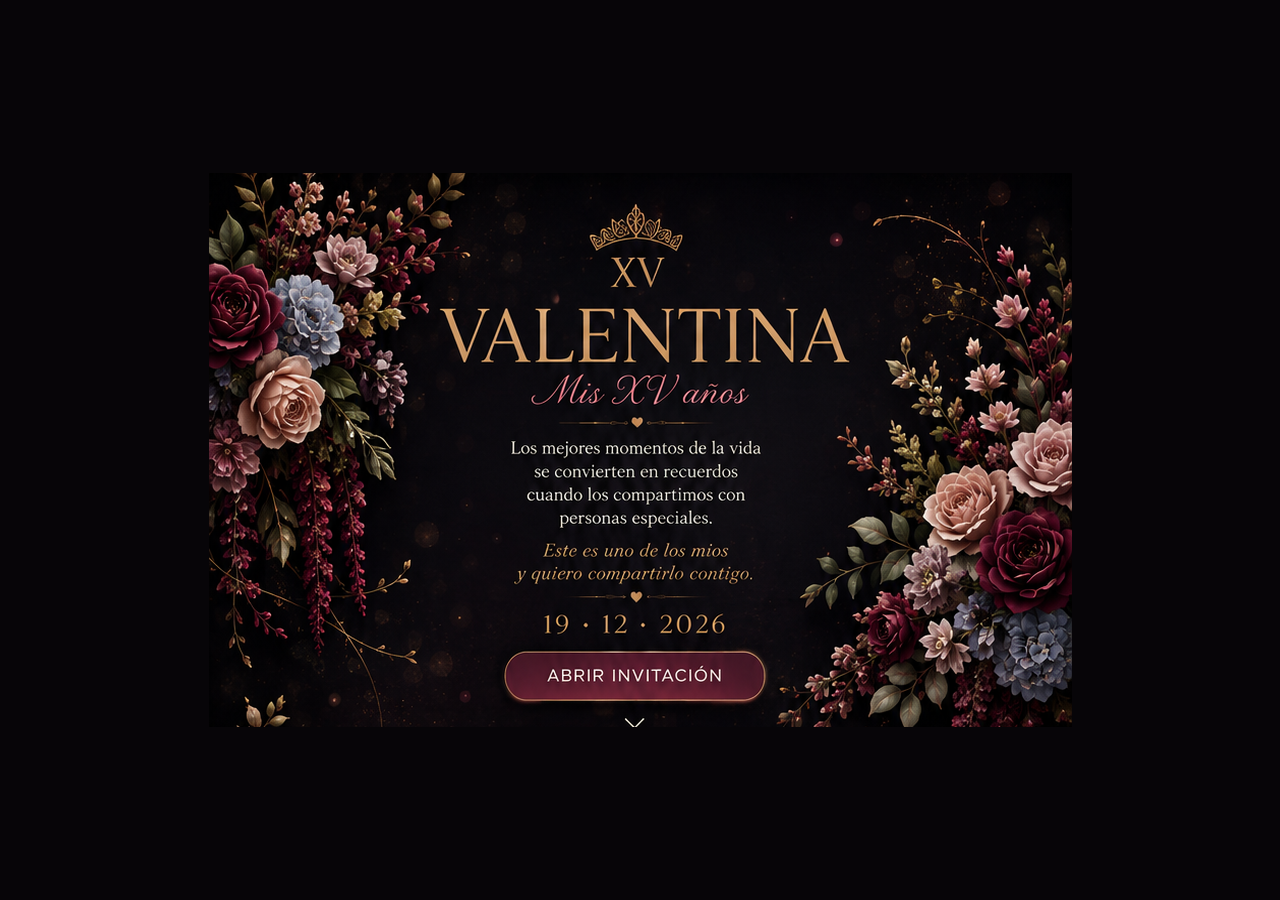
<file: index.html>
<!doctype html><html lang="es"><head><meta charset="utf-8"><meta name="viewport" content="width=device-width,initial-scale=1,viewport-fit=cover"><title>XV Valentina</title></head><body><script>location.replace('./invite.html?name=Teresa%20Mart%C3%ADnez&max=4&id=teresa-martinez')</script></body></html>
</file>
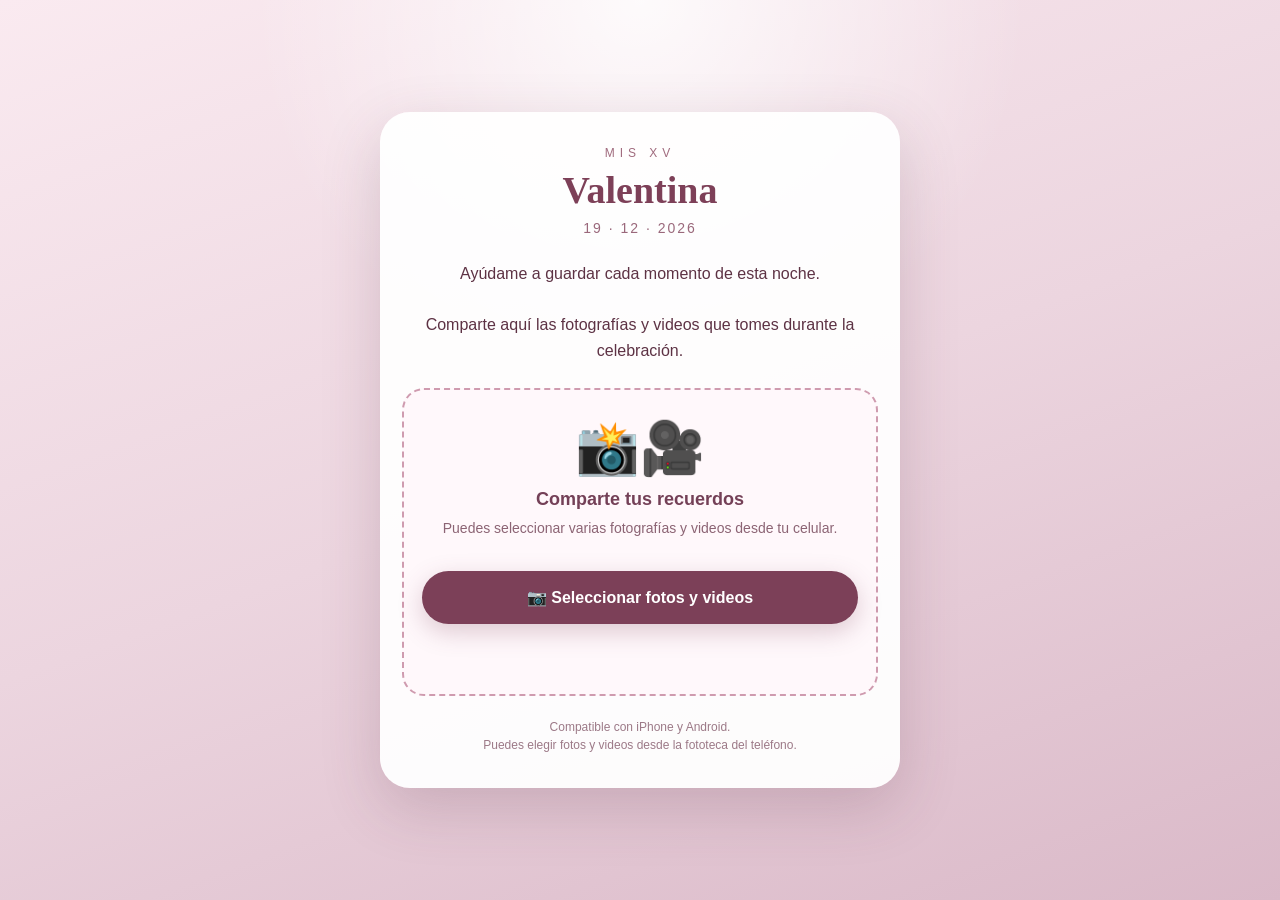
<file: fotos/index.html>
<!DOCTYPE html>
<html lang="es">
<head>
  <meta charset="UTF-8">

  <meta
    name="viewport"
    content="width=device-width, initial-scale=1.0, viewport-fit=cover"
  >

  <meta name="apple-mobile-web-app-capable" content="yes">

  <title>Comparte tus fotos y videos | XV Valentina</title>

  <script
    src="https://upload-widget.cloudinary.com/global/all.js"
    type="text/javascript">
  </script>

  <style>
    * {
      box-sizing: border-box;
      -webkit-tap-highlight-color: transparent;
    }

    body {
      margin: 0;
      min-height: 100vh;

      font-family:
        -apple-system,
        BlinkMacSystemFont,
        "Segoe UI",
        Arial,
        sans-serif;

      background:
        radial-gradient(
          circle at top,
          rgba(255,255,255,.85),
          transparent 35%
        ),
        linear-gradient(
          160deg,
          #faeaf0,
          #ecd5df,
          #dab9c8
        );

      color: #5d3244;

      display: flex;
      justify-content: center;
      align-items: center;

      padding: 22px;
    }

    .card {
      width: 100%;
      max-width: 520px;

      background: rgba(255,255,255,.94);

      border-radius: 30px;

      padding: 34px 22px;

      text-align: center;

      box-shadow:
        0 20px 60px rgba(90,50,70,.20);
    }

    .small {
      text-transform: uppercase;
      letter-spacing: 5px;

      color: #a06b7e;

      font-size: 12px;

      margin-bottom: 8px;
    }

    h1 {
      font-family: Georgia, serif;

      font-size: 38px;

      color: #7d4058;

      margin: 5px 0;
    }

    .date {
      color: #9a687b;

      margin-top: 8px;
      margin-bottom: 25px;

      font-size: 14px;

      letter-spacing: 2px;
    }

    .intro {
      line-height: 1.6;

      font-size: 16px;

      margin-bottom: 25px;
    }

    .upload-box {
      background: #fff8fb;

      border: 2px dashed #cf9baf;

      border-radius: 22px;

      padding: 28px 18px;
    }

    .upload-icon {
      font-size: 52px;

      margin-bottom: 10px;
    }

    .upload-title {
      font-size: 18px;

      font-weight: 700;

      color: #744057;

      margin-bottom: 8px;
    }

    .upload-description {
      font-size: 14px;

      line-height: 1.5;

      color: #8c6474;

      margin-bottom: 20px;
    }

    button {
      border: none;

      width: 100%;

      padding: 17px 20px;

      border-radius: 50px;

      font-size: 16px;

      font-weight: 700;

      cursor: pointer;

      margin-top: 12px;
    }

    .primary {
      background: #7c4058;

      color: white;

      box-shadow:
        0 8px 24px rgba(124,64,88,.25);
    }

    .secondary {
      background: #f1dae4;

      color: #70384f;
    }

    .status {
      margin-top: 18px;

      font-size: 14px;

      line-height: 1.5;

      min-height: 24px;
    }

    .ok {
      color: #52775c;
    }

    .error {
      color: #a13e4a;
    }

    .info {
      color: #805065;
    }

    .counter {
      margin-top: 14px;

      font-size: 15px;

      font-weight: 600;

      color: #805065;
    }

    .nota {
      font-size: 12px;

      color: #9c7987;

      margin-top: 22px;

      line-height: 1.5;
    }

    .success {
      display: none;

      padding: 10px 0;
    }

    .success-icon {
      font-size: 60px;
    }

    .success h2 {
      font-family: Georgia, serif;

      color: #7c4058;

      font-size: 32px;

      margin-bottom: 10px;
    }

    .success p {
      line-height: 1.6;
    }
  </style>
</head>

<body>

  <main class="card">

    <section id="uploadSection">

      <div class="small">
        Mis XV
      </div>

      <h1>
        Valentina
      </h1>

      <div class="date">
        19 · 12 · 2026
      </div>

      <p class="intro">

        Ayúdame a guardar cada momento de esta noche.

        <br><br>

        Comparte aquí las fotografías y videos
        que tomes durante la celebración.

      </p>

      <div class="upload-box">

        <div class="upload-icon">
          📸🎥
        </div>

        <div class="upload-title">
          Comparte tus recuerdos
        </div>

        <div class="upload-description">

          Puedes seleccionar varias fotografías
          y videos desde tu celular.

        </div>

        <button
          id="abrirWidget"
          class="primary"
        >

          📷 Seleccionar fotos y videos

        </button>

        <div
          id="contador"
          class="counter"
        ></div>

        <div
          id="estado"
          class="status info"
        ></div>

      </div>

      <div class="nota">

        Compatible con iPhone y Android.

        <br>

        Puedes elegir fotos y videos desde la fototeca del teléfono.

      </div>

    </section>


    <section
      id="successSection"
      class="success"
    >

      <div class="success-icon">
        💗
      </div>

      <h2>
        ¡Gracias!
      </h2>

      <p>

        Tus recuerdos fueron guardados correctamente.

      </p>

      <p>

        Gracias por ayudarme a conservar
        este día tan especial.

      </p>

      <button
        id="subirMas"
        class="secondary"
      >

        📷 Compartir más recuerdos

      </button>

    </section>

  </main>


<script>

  const CLOUD_NAME = "wbidq4yy";

  const UPLOAD_PRESET = "fotos_valentina_15";


  const boton =
    document.getElementById("abrirWidget");

  const botonMas =
    document.getElementById("subirMas");

  const estado =
    document.getElementById("estado");

  const contador =
    document.getElementById("contador");

  const uploadSection =
    document.getElementById("uploadSection");

  const successSection =
    document.getElementById("successSection");


  let archivosSubidos = 0;

  let errores = 0;


  const widget = cloudinary.createUploadWidget(

    {

      cloudName: CLOUD_NAME,

      uploadPreset: UPLOAD_PRESET,


      /* =====================================
         FOTOS + VIDEOS
      ===================================== */

      resourceType: "auto",


      /* =====================================
         FUENTES
      ===================================== */

      sources: [
        "local",
        "camera"
      ],

      defaultSource: "local",


      /* =====================================
         MÚLTIPLES ARCHIVOS
      ===================================== */

      multiple: true,

      maxFiles: 20,


      /* =====================================
         FORMATOS PERMITIDOS
      ===================================== */

      clientAllowedFormats: [
        "image",
        "video"
      ],


      /* =====================================
         TAMAÑOS MÁXIMOS
      ===================================== */

      maxImageFileSize:
        25 * 1024 * 1024,

      maxVideoFileSize:
        100 * 1024 * 1024,


      /* =====================================
         INTERFAZ
      ===================================== */

      showAdvancedOptions: false,

      showCompletedButton: true,

      showUploadMoreButton: true,

      singleUploadAutoClose: false,

      autoMinimize: false,

      cropping: false,


      /* =====================================
         IDIOMA
      ===================================== */

      language: "es",


      /* =====================================
         COLORES DEL WIDGET
      ===================================== */

      styles: {

        palette: {

          window: "#FFFFFF",

          windowBorder: "#D7A9BA",

          tabIcon: "#7C4058",

          menuIcons: "#7C4058",

          textDark: "#5D3244",

          textLight: "#FFFFFF",

          link: "#7C4058",

          action: "#7C4058",

          inactiveTabIcon: "#B79AAA",

          error: "#C44757",

          inProgress: "#9B667A",

          complete: "#52775C",

          sourceBg: "#FFF8FB"

        },

        fonts: {

          default: null

        }

      }

    },


    function(error, result) {


      if (error) {

        console.error(
          "Cloudinary Widget:",
          error
        );

        estado.className =
          "status error";

        estado.innerHTML =
          "⚠️ Ocurrió un problema al abrir o usar la galería.";

        return;

      }


      if (!result) {
        return;
      }


      console.log(
        "Evento Cloudinary:",
        result.event,
        result.info
      );


      /* =====================================
         COMIENZA UNA NUEVA SUBIDA
      ===================================== */

      if (
        result.event === "queues-start"
      ) {

        archivosSubidos = 0;

        errores = 0;

        contador.innerHTML =
          "";

        estado.className =
          "status info";

        estado.innerHTML =
          "📤 Subiendo tus recuerdos...";

      }


      /* =====================================
         ARCHIVO SUBIDO CORRECTAMENTE
      ===================================== */

      if (
        result.event === "success"
      ) {

        archivosSubidos++;

        contador.innerHTML =
          archivosSubidos === 1
            ? "✅ 1 archivo guardado"
            : `✅ ${archivosSubidos} archivos guardados`;

        estado.className =
          "status info";

        estado.innerHTML =
          "Continuando con la carga...";

      }


      /* =====================================
         ERROR DE ARCHIVO
      ===================================== */

      if (
        result.event === "upload-error"
      ) {

        errores++;

        estado.className =
          "status error";

        estado.innerHTML =
          "⚠️ Uno de los archivos no pudo cargarse.";

      }


      /* =====================================
         FINALIZÓ TODA LA COLA
      ===================================== */

      if (
        result.event === "queues-end"
      ) {

        if (
          archivosSubidos > 0 &&
          errores === 0
        ) {

          estado.className =
            "status ok";

          estado.innerHTML =
            `✅ ${archivosSubidos}
             ${
               archivosSubidos === 1
               ? "archivo guardado correctamente."
               : "archivos guardados correctamente."
             }`;

        }

        else if (
          archivosSubidos > 0 &&
          errores > 0
        ) {

          estado.className =
            "status error";

          estado.innerHTML =
            `✅ ${archivosSubidos} guardados.
             <br>
             ⚠️ ${errores} no pudieron cargarse.`;

        }

      }


      /* =====================================
         USUARIO TERMINÓ / CERRÓ
      ===================================== */

      if (
        result.event === "close"
      ) {

        if (
          archivosSubidos > 0 &&
          errores === 0
        ) {

          uploadSection.style.display =
            "none";

          successSection.style.display =
            "block";

        }

      }

    }

  );


  /* =====================================
     ABRIR CLOUDINARY
  ===================================== */

  boton.addEventListener(
    "click",
    function() {

      estado.innerHTML =
        "";

      contador.innerHTML =
        "";

      archivosSubidos = 0;

      errores = 0;

      widget.open();

    }
  );


  /* =====================================
     SUBIR MÁS
  ===================================== */

  botonMas.addEventListener(
    "click",
    function() {

      successSection.style.display =
        "none";

      uploadSection.style.display =
        "block";

      estado.innerHTML =
        "";

      contador.innerHTML =
        "";

      archivosSubidos = 0;

      errores = 0;

      widget.open();

    }
  );

</script>

</body>
</html>
</file>
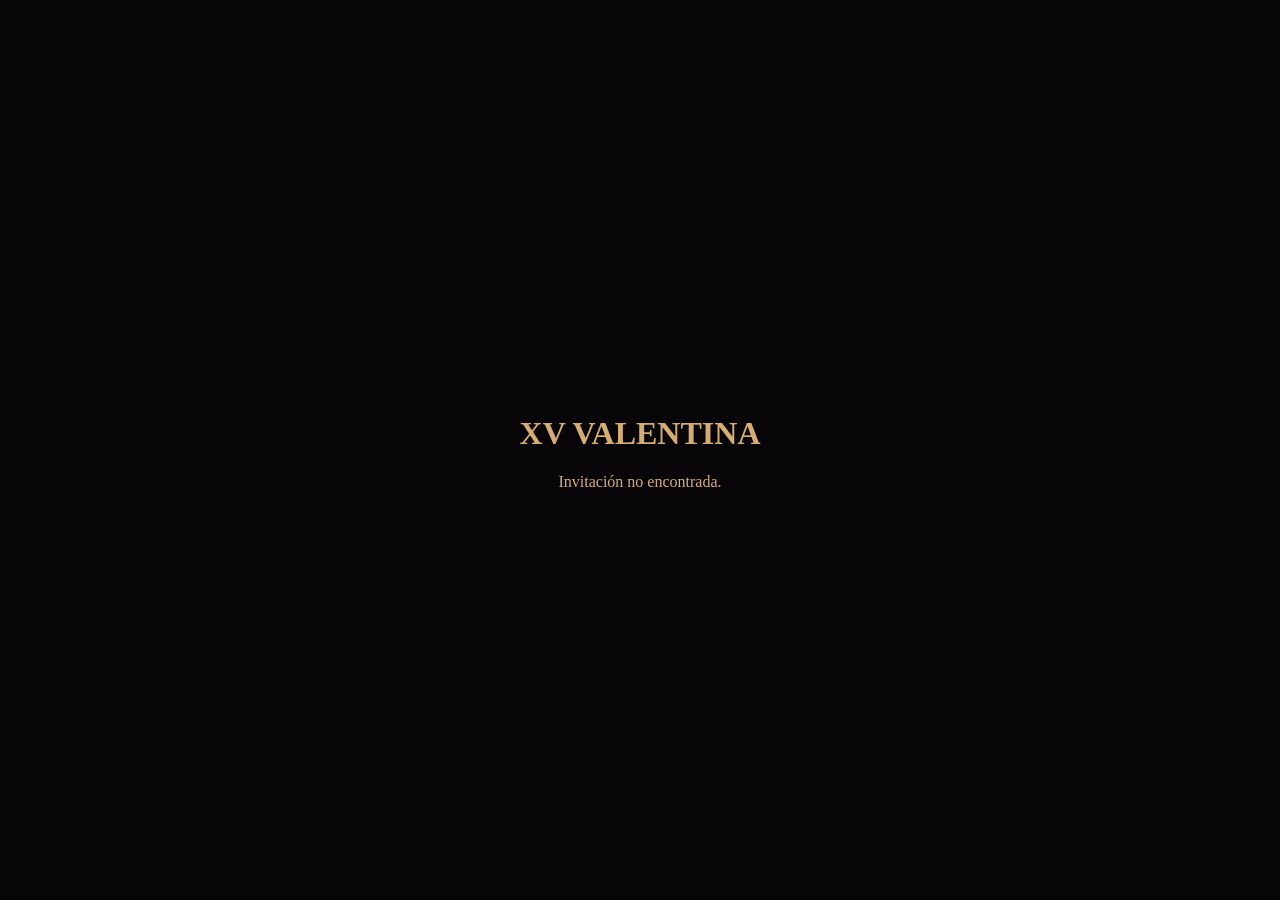
<file: i/index.html>
<!doctype html><html lang="es"><head><meta charset="utf-8"><meta name="viewport" content="width=device-width,initial-scale=1"><title>XV Valentina</title><meta name="robots" content="noindex"></head><body style="margin:0;background:#070508"><script>
const guests={
ka:['Karen Lares',4,'karen-lares'],
se:['Selene Lares',2,'selene-lares'],
kl:['Karla Lares',3,'karla-lares'],
gu:['Gustavo Lares',2,'gustavo-lares'],
va:['Valeria Lares',3,'valeria-lares'],
sc:['Scarlett Bonilla',0,'scarlett-bonilla'],
ca:['Catalina Leal',0,'catalina-leal'],
br:['Britany Lopez',0,'britany-lopez'],
al:['Alejandra Rodriguez',0,'alejandra-rodriguez'],
ur:['Uriel Mercado',0,'uriel-mercado'],
fm:['Familia Meza',5,'familia-meza'],
lo:['Lore Martinez',0,'lore-martinez'],
ma:['Mary Martinez',0,'mary-martinez'],
am:['Ale Martinez',0,'ale-martinez'],
kb:['Karla Barrientos',1,'karla-barrientos'],
db:['Dayana Barron',4,'dayana-barron'],
ah:['Andrea Hernandez',2,'andrea-hernandez'],
ms:['Marlon Salas',1,'marlon-salas'],
hd:['Alondra Hdz',2,'alondra-hdz'],
js:['Jesus Simenta',1,'jesus-simenta'],
lv:['Lore Vazquez',0,'lore-vazquez'],
kf:['Kory Figueroa',0,'kory-figueroa'],
dg:['Delia Gurrola',0,'delia-gurrola'],
le:['Lucila Escobedo',0,'lucila-escobedo'],
mg:['Maria Graciela Garcia Del Campo',0,'maria-graciela-garcia-del-campo'],
mt:['Maria Teresa Martinez Welsh',0,'maria-teresa-martinez-welsh']
};
const code=(location.search.slice(1).split('&')[0]||'').toLowerCase();
const g=guests[code];
if(g){location.replace('../invite.html?name='+encodeURIComponent(g[0])+'&max='+g[1]+'&id='+encodeURIComponent(g[2]));}
else{document.body.innerHTML='<div style="min-height:100vh;display:grid;place-items:center;color:#d5ad72;font-family:Georgia,serif;text-align:center"><div><h1>XV VALENTINA</h1><p>Invitación no encontrada.</p></div></div>'}
</script></body></html>
</file>
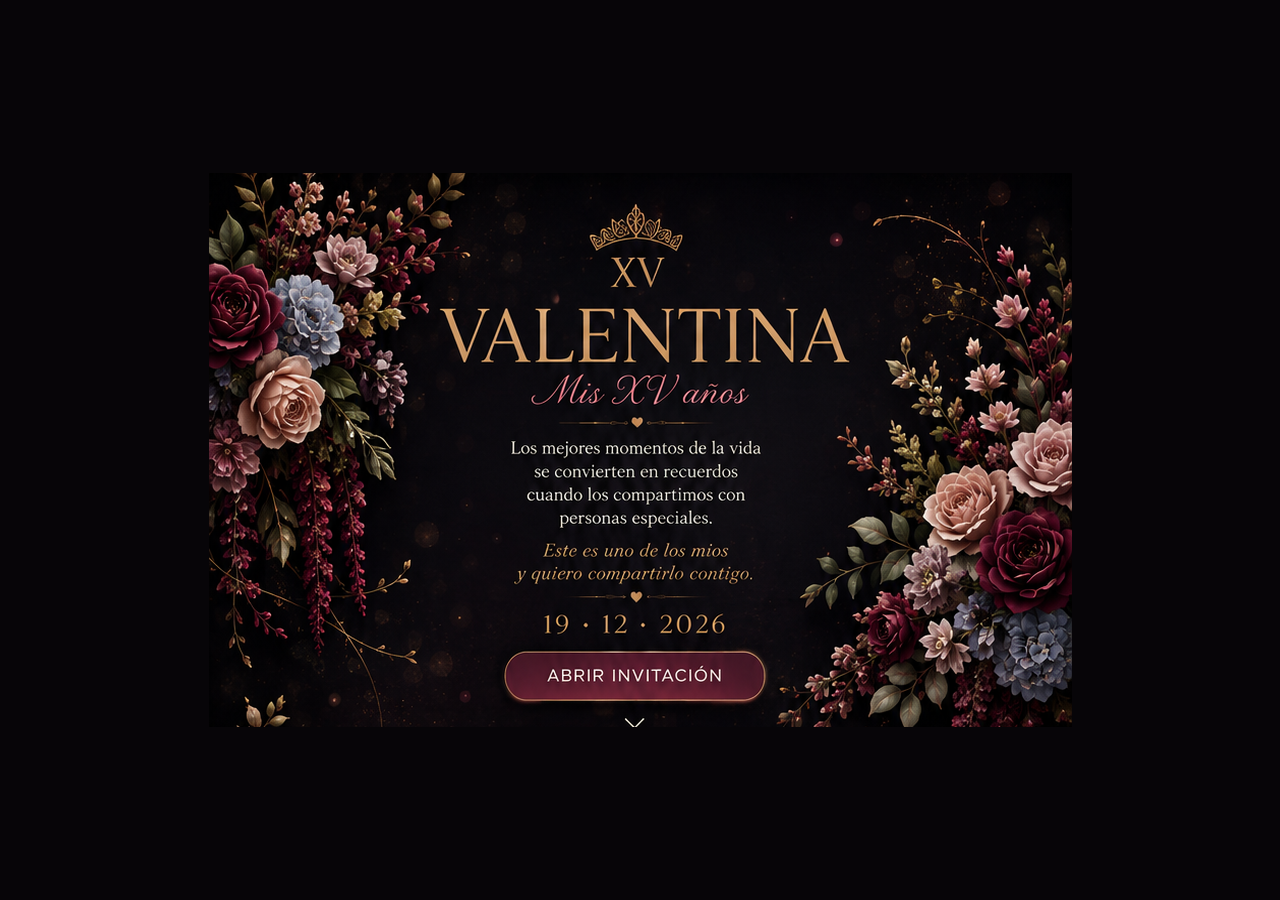
<file: gustavo.html>
<!doctype html><meta charset="utf-8"><meta name="viewport" content="width=device-width,initial-scale=1"><title>Gustavo · XV Valentina</title><script>location.replace('./?guest=gustavo')</script><p>Abriendo invitación…</p>
</file>
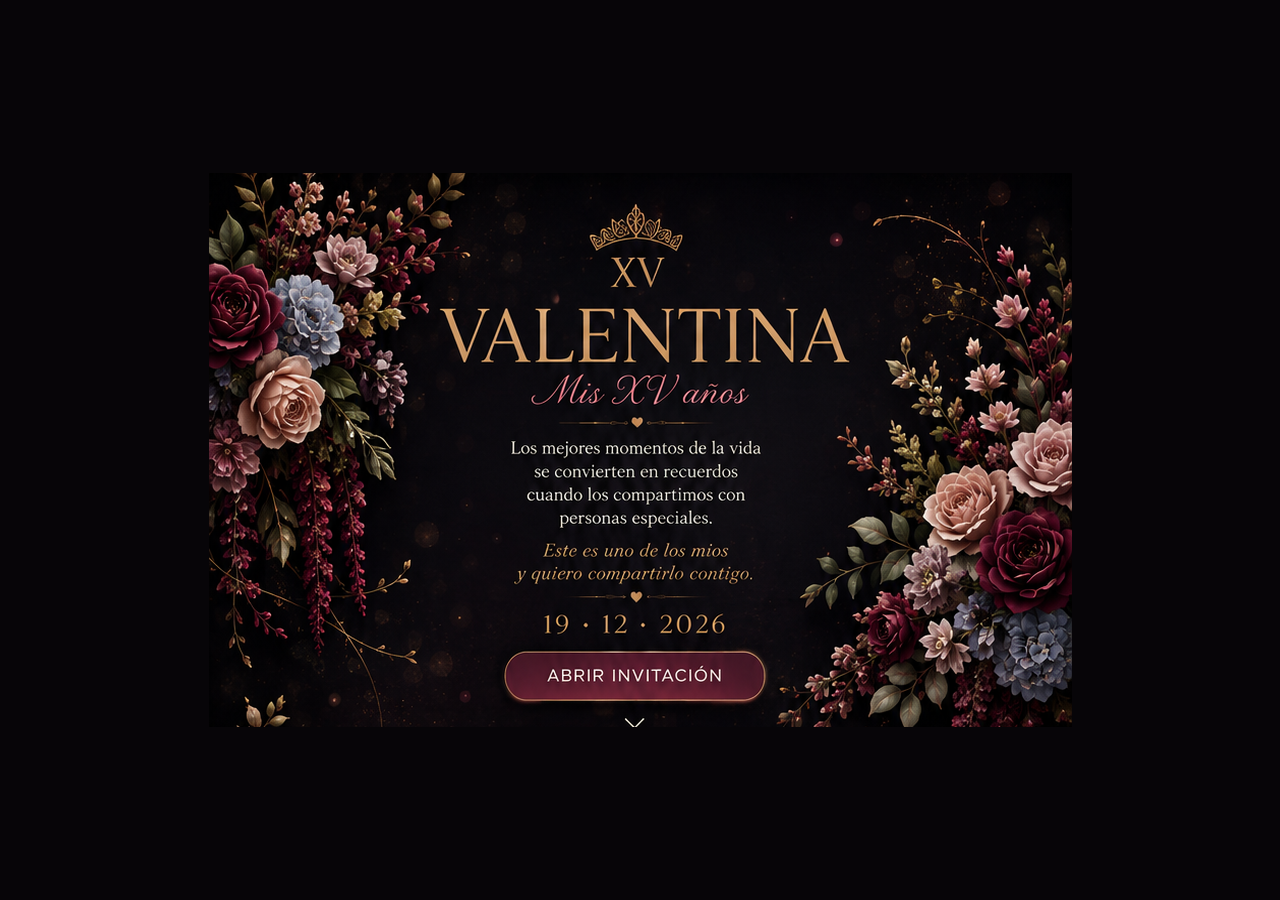
<file: invite.html>
<!doctype html>
<html lang="es">
<head>
<meta charset="utf-8">
<meta name="viewport" content="width=device-width,initial-scale=1,viewport-fit=cover">
<meta name="theme-color" content="#070508">
<title>XV Valentina</title>
<style>
*{box-sizing:border-box}html{scroll-behavior:smooth}body{margin:0;background:#070508;color:#fff8f3;font-family:Georgia,"Times New Roman",serif}.app{width:100%;min-height:100vh}.screen{display:flex;justify-content:center;background:#070508}.cover{min-height:100svh;align-items:center}.art{position:relative;width:min(100%,863px);margin:0 auto}.art>img{display:block;width:100%;height:auto}.main{display:none}.main.open{display:block}.cover-hotspot{position:absolute;left:32.5%;top:82.5%;width:35%;height:9%;border:0;background:transparent;cursor:pointer;font-size:0;z-index:7}.cover-hotspot:focus-visible{outline:3px solid #d5ad72;border-radius:999px}.art>img.reception-band{position:absolute;left:-.4%;top:13.7%;width:100.8%;height:17.15%;object-fit:fill;z-index:4;pointer-events:none}.maps-hotspot{position:absolute;left:25.7%;top:24.1%;width:23.3%;height:4.8%;border:0;background:transparent;cursor:pointer;z-index:7}.count-value{position:absolute;top:5.2%;width:12%;height:4.8%;display:flex;align-items:center;justify-content:center;background:#481327;color:#d7ad73;font-size:clamp(18px,4.4vw,38px);line-height:1;z-index:6}.count-value.d{left:18.5%}.count-value.h{left:34.5%}.count-value.m{left:50.5%}.count-value.s{left:66.5%}.rsvp-overlay{position:absolute;left:44.0%;top:71.9%;width:54.0%;height:21.0%;padding:1.35% 1.55%;background:#08070a;border:1px solid rgba(213,173,114,.32);border-radius:12px;z-index:8;box-shadow:0 8px 22px #0009;overflow:hidden}.guest-line{font-size:clamp(10px,1.65vw,15px);margin:0 0 1.8%;white-space:nowrap;overflow:hidden;text-overflow:ellipsis}.guest-line b{color:#ef91a5}.choice-row{display:flex;gap:2%;margin-bottom:2%}.choice{flex:1;border:1px solid #d5ad72;border-radius:999px;padding:2.15% 2%;font:700 clamp(8px,1.25vw,12px) Arial,sans-serif;color:#fff;background:linear-gradient(180deg,#8e2d4b,#681d39);cursor:pointer}.choice.secondary{background:#111014;color:#ef9cad}.choice.active{box-shadow:0 0 0 2px #d5ad72 inset}.comp-label{font:clamp(8px,1.15vw,11px) Arial,sans-serif;margin:1.3% 0 .8%}.nums{display:flex;gap:2%;flex-wrap:nowrap;margin-bottom:1.45%}.num{width:11.5%;aspect-ratio:1;border:1px solid #d5ad72;border-radius:50%;background:#0d0c0f;color:white;padding:0;font:700 clamp(8px,1.2vw,12px) Arial,sans-serif;cursor:pointer}.num.on{background:#8e2d4b}.save{width:100%;border:0;border-radius:999px;padding:2.35% 2%;background:linear-gradient(180deg,#c99c63,#9f713c);color:#fff;font:700 clamp(8px,1.25vw,12px) Arial,sans-serif;cursor:pointer}.status{min-height:1em;margin:.75% 0 0;color:#d5ad72;font:clamp(7px,1.05vw,10px) Arial,sans-serif;text-align:center}.top{position:fixed;z-index:20;right:max(10px,env(safe-area-inset-right));bottom:max(10px,env(safe-area-inset-bottom));width:45px;height:45px;border-radius:50%;border:1px solid #d5ad72;color:#fff;background:rgba(83,25,48,.96);box-shadow:0 5px 20px #0007;font-size:20px}.hidden{display:none!important}@media(max-width:520px){.art>img.reception-band{left:-.6%;top:13.55%;width:101.2%;height:17.4%}.maps-hotspot{left:25.2%;top:24.0%;width:24%;height:5%}.rsvp-overlay{left:43.5%;width:54.8%;top:71.8%;height:21.2%;padding:1.3%;border-radius:9px}.choice{font-size:7.4px}.guest-line{font-size:8.7px}.save{font-size:7.3px}}
</style>
</head>
<body>
<div class="app">
  <section id="cover" class="screen cover">
    <div class="art">
      <img src="./pantalla-1-portada-valentina.png" alt="Portada XV Valentina">
      <button id="open" class="cover-hotspot" aria-label="Abrir invitación">Abrir invitación</button>
    </div>
  </section>
  <main id="main" class="main">
    <section class="screen">
      <div class="art">
        <img src="./pantalla-2-invitacion-valentina.png" alt="Invitación XV Valentina">
        <img class="reception-band" src="./recepcion-hora-2030.png" alt="Recepción Salón Monarca, hora 20:30 hrs">
        <div id="days" class="count-value d">0</div><div id="hours" class="count-value h">0</div><div id="minutes" class="count-value m">0</div><div id="seconds" class="count-value s">0</div>
        <a class="maps-hotspot" target="_blank" rel="noopener" aria-label="Cómo llegar" href="https://www.google.com/maps/search/?api=1&query=Salon+Monarca+Calle+Madro%C3%B1o+112+Colonia+Quince+de+Mayo+34103+Durango"></a>
        <div class="rsvp-overlay">
          <p class="guest-line">Invitado: <b id="guestName"></b></p>
          <div class="choice-row"><button id="yes" class="choice" type="button">SÍ, ASISTIRÉ</button><button id="no" class="choice secondary" type="button">NO PODRÉ ASISTIR</button></div>
          <div id="companions"><div class="comp-label">Acompañantes que asistirán</div><div id="nums" class="nums"></div></div>
          <button id="save" class="save" type="button">CONFIRMAR ASISTENCIA ♥</button>
          <div id="status" class="status"></div>
        </div>
      </div>
    </section>
  </main>
</div>
<audio id="audio" preload="auto" loop src="./a-thousand-years.mp3"></audio>
<button id="top" class="top hidden" type="button" aria-label="Volver arriba">↑</button>
<script>
const ENDPOINT='https://script.google.com/macros/s/AKfycbwSGMHnGVop1VSEv5VR4BzowXE85E9p4KrGFVtIiRixKaUMaVmSvmntLshMbZkm8aZy0g/exec';
const p=new URLSearchParams(location.search);const name=(p.get('name')||'Invitado').trim();const max=Math.max(0,Math.min(9,parseInt(p.get('max')||'0',10)||0));const gid=(p.get('id')||name.toLowerCase().normalize('NFD').replace(/[\u0300-\u036f]/g,'').replace(/[^a-z0-9]+/g,'-').replace(/^-|-$/g,'')||'invitado');const $=id=>document.getElementById(id);let attendance=null,extra=0;
$('guestName').textContent=name;
for(let n=0;n<=max;n++){const b=document.createElement('button');b.type='button';b.className='num';b.textContent=n;if(n===0)b.classList.add('on');b.onclick=()=>{extra=n;[...$('nums').children].forEach(x=>x.classList.toggle('on',x===b));};$('nums').appendChild(b)}if(max===0)$('companions').classList.add('hidden');
$('open').onclick=async()=>{$('cover').classList.add('hidden');$('main').classList.add('open');$('top').classList.remove('hidden');window.scrollTo(0,0);try{await $('audio').play();}catch(e){}};
$('top').onclick=()=>window.scrollTo({top:0,behavior:'smooth'});
$('yes').onclick=()=>{attendance='Sí';$('yes').classList.add('active');$('no').classList.remove('active');if(max>0)$('companions').classList.remove('hidden');};$('no').onclick=()=>{attendance='No';extra=0;$('no').classList.add('active');$('yes').classList.remove('active');$('companions').classList.add('hidden');};
$('save').onclick=async()=>{if(!attendance){$('status').textContent='Selecciona si asistirás o no.';return;}const data={id:gid,nombre:name,asistencia:attendance,acompanantes:attendance==='Sí'?extra:0};$('save').disabled=true;$('save').textContent='ENVIANDO...';try{await fetch(ENDPOINT,{method:'POST',mode:'no-cors',headers:{'Content-Type':'text/plain;charset=utf-8'},body:JSON.stringify(data)});$('status').textContent=attendance==='Sí'?'¡Gracias por confirmar!':'Gracias por avisarnos.';$('save').textContent='CONFIRMACIÓN ENVIADA ✓';}catch(e){$('status').textContent='No pudimos enviar la confirmación.';$('save').textContent='CONFIRMAR ASISTENCIA ♥';}finally{$('save').disabled=false;}};
const target=new Date('2026-12-19T20:30:00-06:00').getTime();function tick(){const x=Math.max(0,target-Date.now());$('days').textContent=Math.floor(x/86400000);$('hours').textContent=Math.floor((x%86400000)/3600000);$('minutes').textContent=Math.floor((x%3600000)/60000);$('seconds').textContent=Math.floor((x%60000)/1000)}tick();setInterval(tick,1000);
</script>
</body>
</html>
</file>
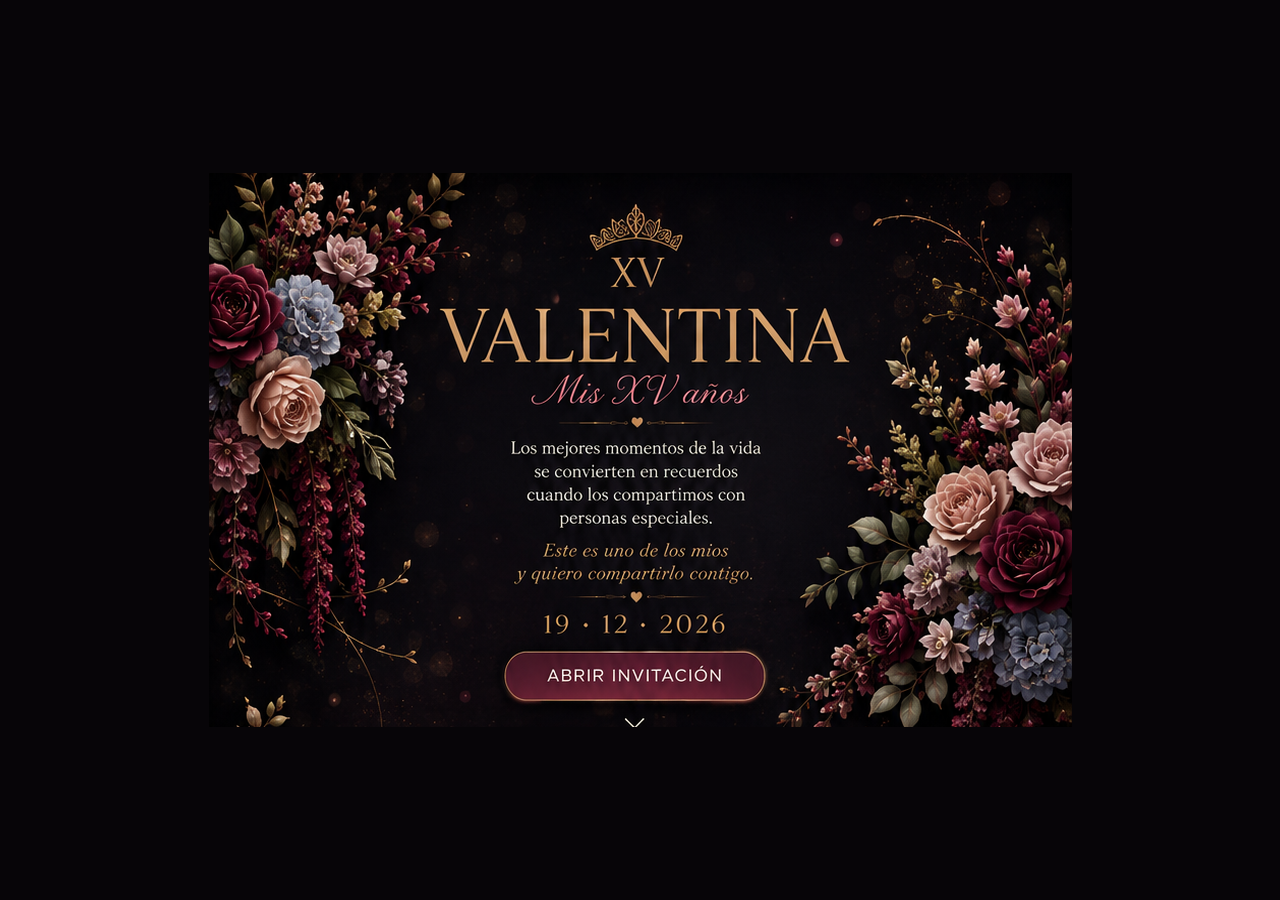
<file: karla.html>
<!doctype html><meta charset="utf-8"><meta name="viewport" content="width=device-width,initial-scale=1"><title>Karla · XV Valentina</title><script>location.replace('./?guest=karla')</script><p>Abriendo invitación…</p>
</file>
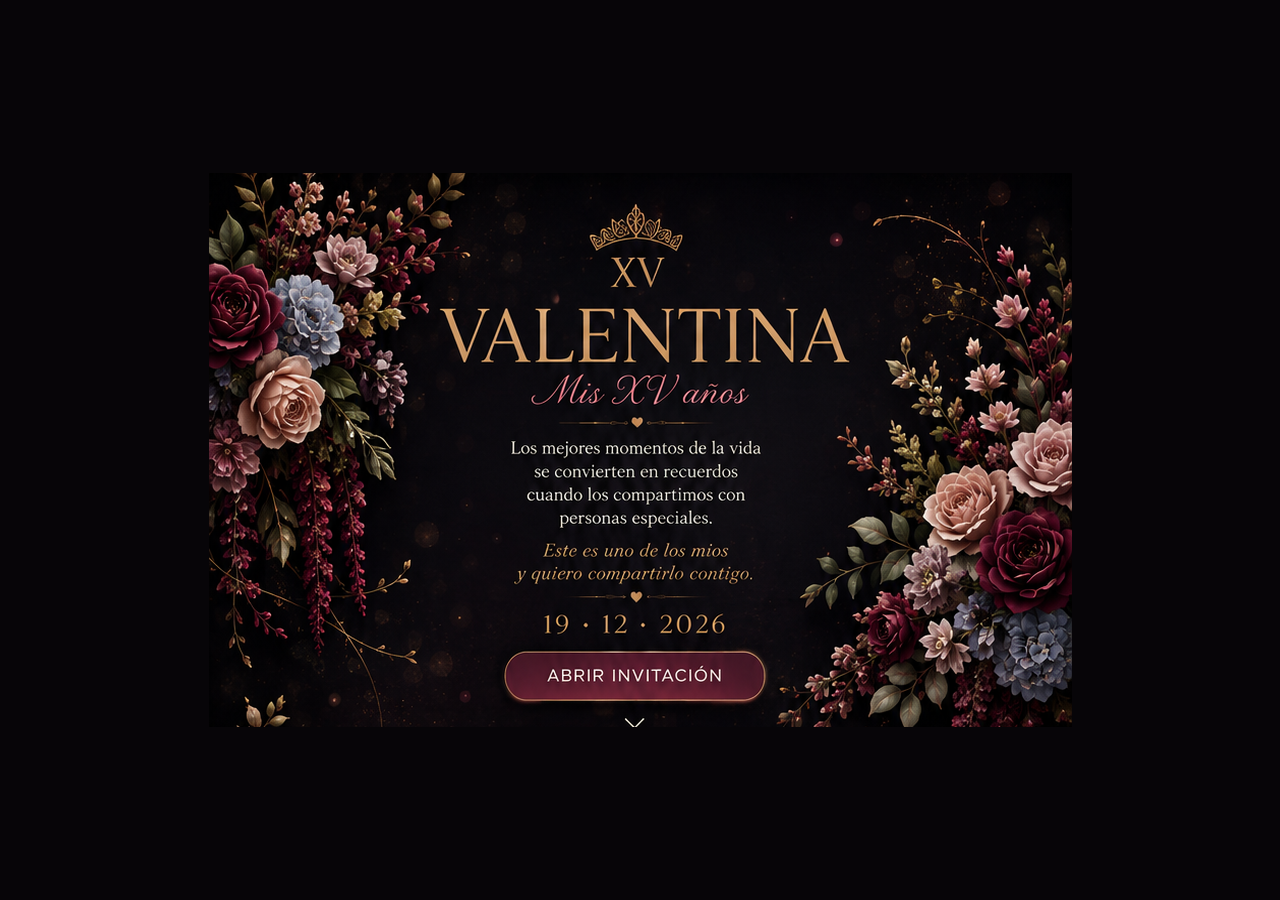
<file: selene.html>
<!doctype html><meta charset="utf-8"><meta name="viewport" content="width=device-width,initial-scale=1"><title>Selene · XV Valentina</title><script>location.replace('./?guest=selene')</script><p>Abriendo invitación…</p>
</file>
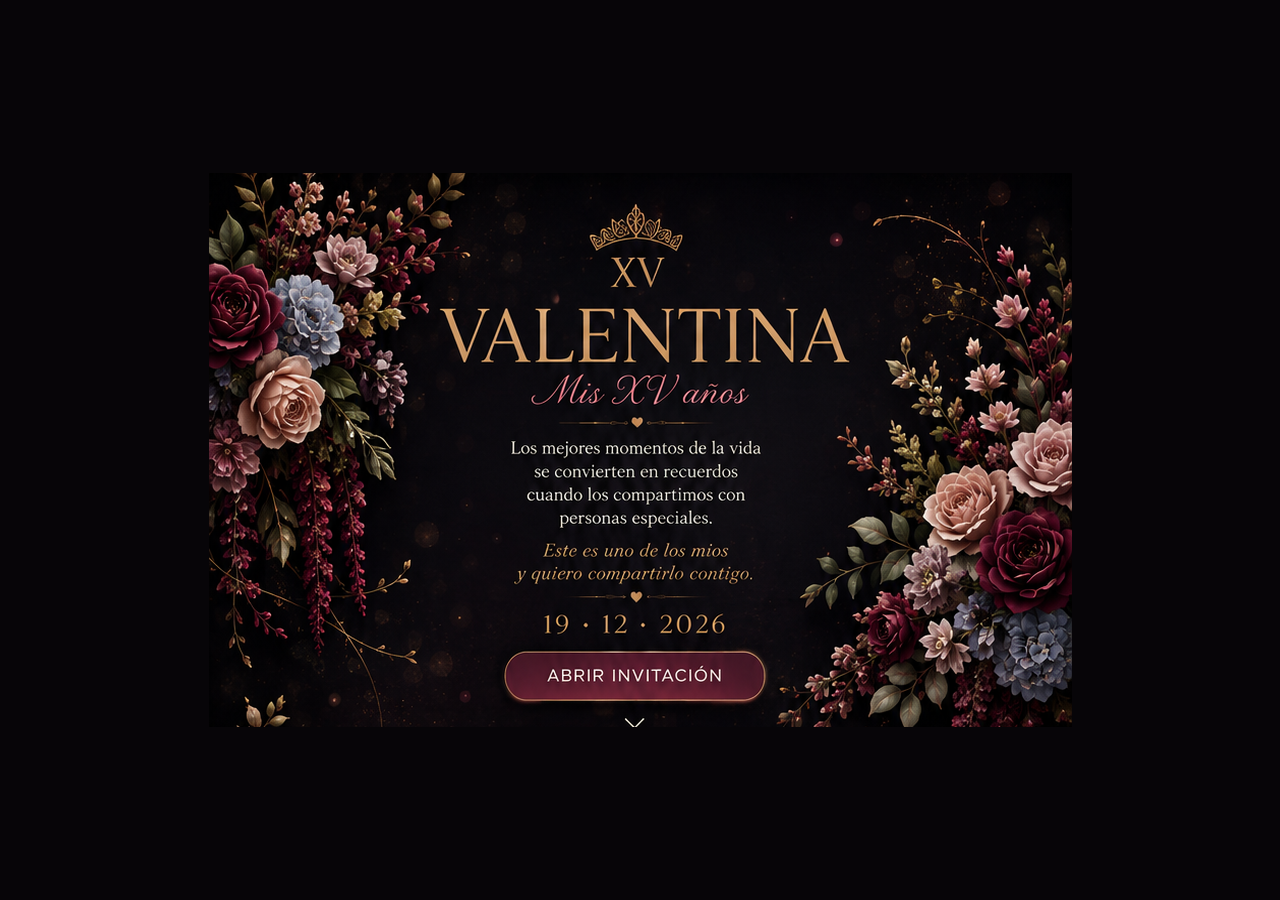
<file: valeria.html>
<!doctype html><meta charset="utf-8"><meta name="viewport" content="width=device-width,initial-scale=1"><title>Valeria · XV Valentina</title><script>location.replace('./?guest=valeria')</script><p>Abriendo invitación…</p>
</file>
